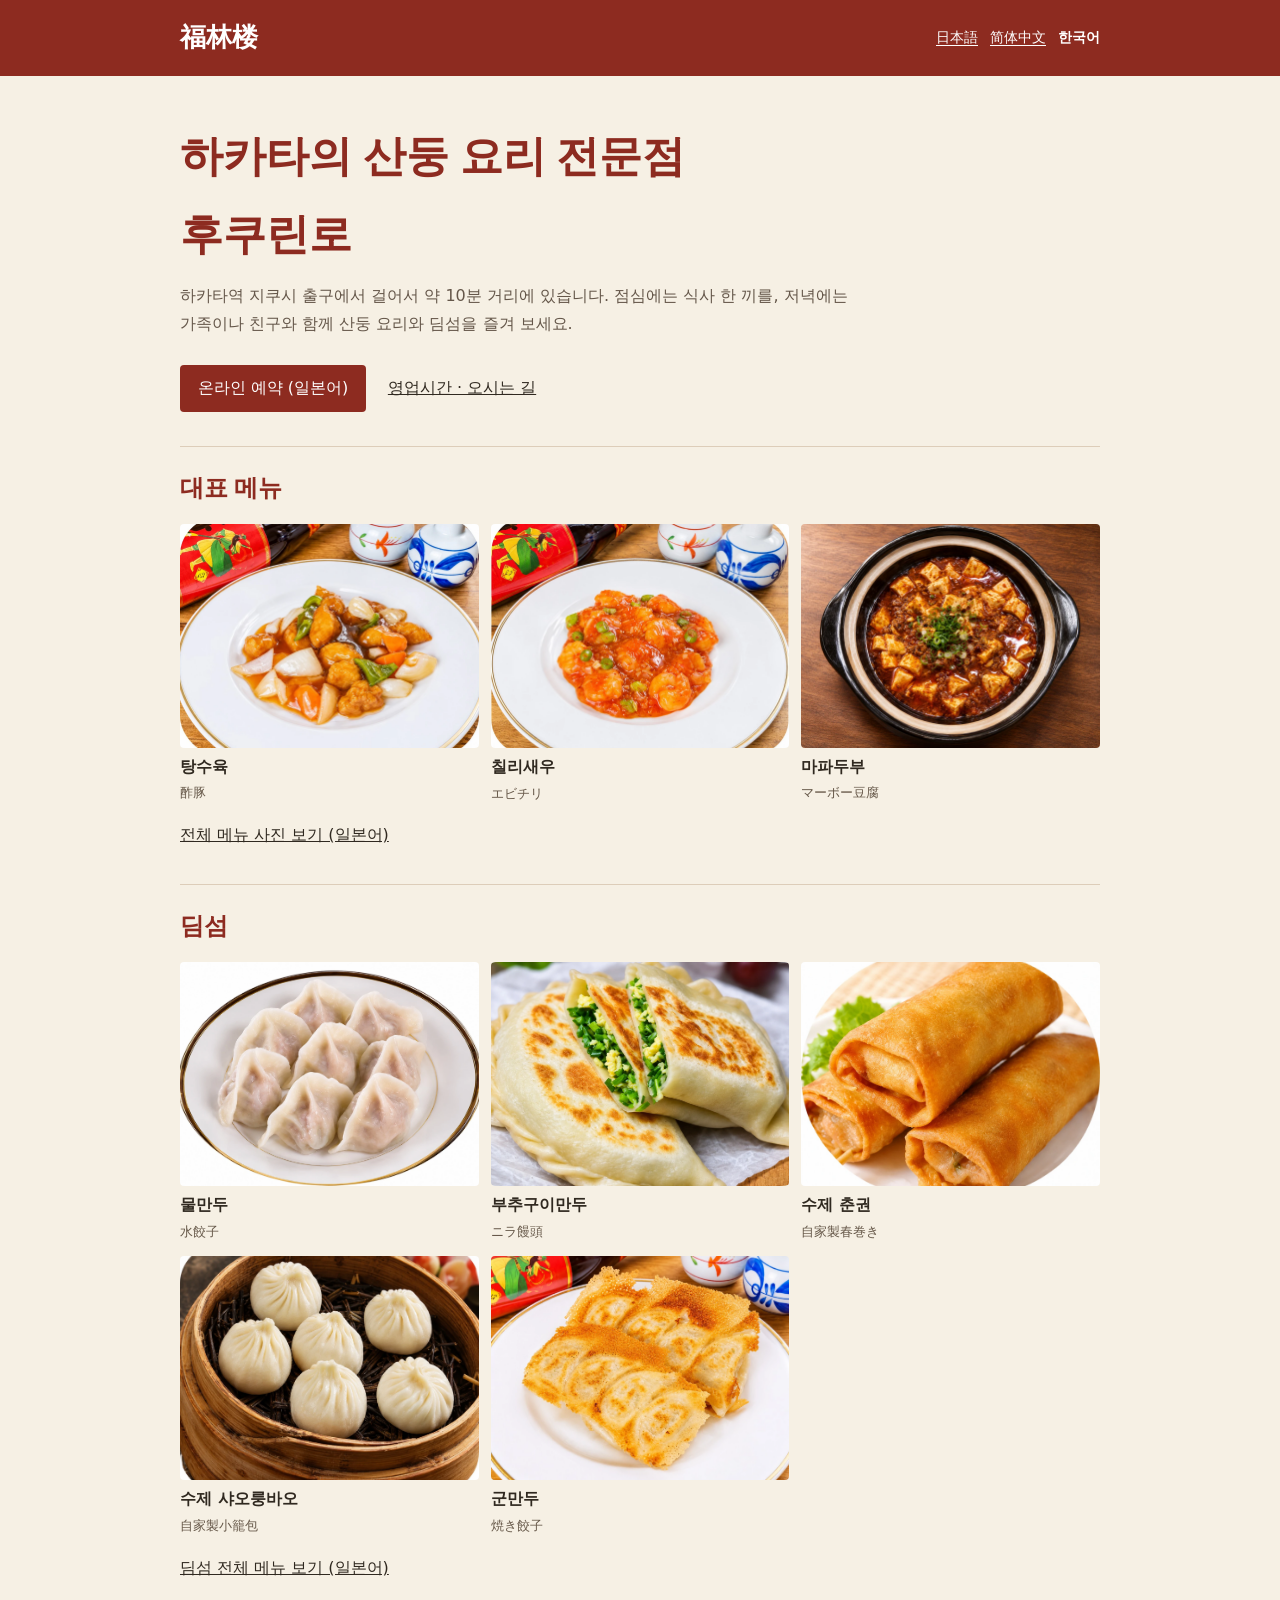
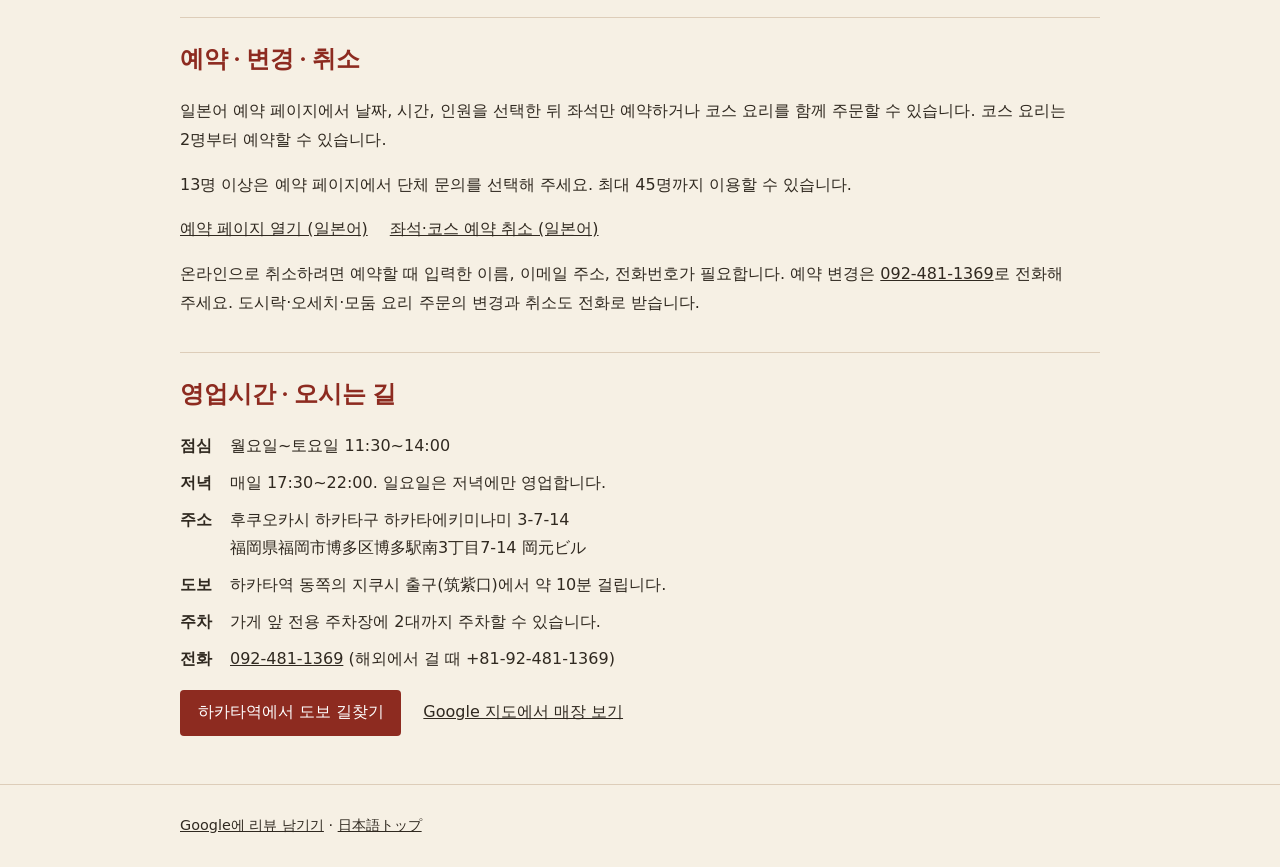
<file: ko/index.html>
<!doctype html>
<html lang="ko">
<head>
  <meta charset="utf-8">
  <meta name="viewport" content="width=device-width,initial-scale=1">
  <title>후쿠린로(福林楼) | 후쿠오카 하카타역 근처 산둥 요리 전문점</title>
  <meta name="description" content="하카타역 지쿠시 출구에서 걸어서 약 10분. 후쿠린로의 대표 메뉴, 영업시간, 예약 방법과 찾아오는 길을 한국어로 안내합니다.">
  <link rel="canonical" href="https://fukurinrou.jp/ko/">
  <link rel="alternate" hreflang="ja" href="https://fukurinrou.jp/">
  <link rel="alternate" hreflang="zh-Hans" href="https://fukurinrou.jp/zh/">
  <link rel="alternate" hreflang="ko" href="https://fukurinrou.jp/ko/">
  <link rel="icon" href="../favicon.png">
  <link rel="stylesheet" href="../menu.css?v=20261116photos">
  <link rel="stylesheet" href="../zh/guide.css?v=20261126">
  <link rel="stylesheet" href="../language-switch.css?v=20261126">
  <script src="../config.js?v=20261119"></script>
  <script defer src="../analytics.js?v=20261119"></script>
</head>
<body>
  <header class="menu-top">
    <div class="menu-wrap">
      <a class="menu-brand" href="./" lang="ja">福林楼</a>
      <div class="language-switch" role="navigation" aria-label="언어 선택"><a href="../" hreflang="ja" lang="ja">日本語</a>
          <a href="../zh/" hreflang="zh-Hans" lang="zh-Hans">简体中文</a>
          <span lang="ko" aria-current="page">한국어</span></div>
    </div>
  </header>
  <main class="menu-wrap">
    <div class="menu-intro">
      <h1>하카타의 산둥 요리 전문점 후쿠린로</h1>
      <p>하카타역 지쿠시 출구에서 걸어서 약 10분 거리에 있습니다. 점심에는 식사 한 끼를, 저녁에는 가족이나 친구와 함께 산둥 요리와 딤섬을 즐겨 보세요.</p>
    </div>
    <div class="actions">
      <a class="primary" href="https://reserve.fukurinrou.jp/">온라인 예약 (일본어)</a>
      <a href="#access">영업시간 · 오시는 길</a>
    </div>
    <section>
      <h2>대표 메뉴</h2>
      <div class="dishes">
        <figure>
          <img src="../assets/dishes/main1_subuta.webp?v=20261116main" alt="돼지고기와 채소를 새콤달콤한 소스에 버무린 탕수육">
          <figcaption>탕수육 <small lang="ja">酢豚</small></figcaption>
        </figure>
        <figure>
          <img src="../assets/dishes/main1_ebichili.webp?v=20261116main" alt="붉은 칠리소스에 버무린 새우">
          <figcaption>칠리새우 <small lang="ja">エビチリ</small></figcaption>
        </figure>
        <figure>
          <img src="../assets/dishes/main1_mapotofu.webp" alt="매콤한 소스에 두부를 넣어 만든 마파두부">
          <figcaption>마파두부 <small lang="ja">マーボー豆腐</small></figcaption>
        </figure>
      </div>
      <p><a href="../menu.html" hreflang="ja">전체 메뉴 사진 보기 (일본어)</a></p>
    </section>
    <section id="dim-sum">
      <h2>딤섬</h2>
      <div class="dishes dim-sum-grid">
        <figure>
          <img src="../assets/dishes/menshoku_suigyoza8.webp?v=20261116dimsum" alt="물만두" loading="lazy" decoding="async">
          <figcaption>물만두 <small lang="ja">水餃子</small></figcaption>
        </figure>
        <figure>
          <img src="../assets/dishes/menshoku_niramanju3.webp?v=20261116dimsum" alt="부추구이만두" loading="lazy" decoding="async">
          <figcaption>부추구이만두 <small lang="ja">ニラ饅頭</small></figcaption>
        </figure>
        <figure>
          <img src="../assets/dishes/menshoku_harumaki.webp?v=20261116dimsum" alt="수제 춘권" loading="lazy" decoding="async">
          <figcaption>수제 춘권 <small lang="ja">自家製春巻き</small></figcaption>
        </figure>
        <figure>
          <img src="../assets/dishes/menshoku_xiaolongbao6.webp?v=20261116dimsum" alt="수제 샤오룽바오" loading="lazy" decoding="async">
          <figcaption>수제 샤오룽바오 <small lang="ja">自家製小籠包</small></figcaption>
        </figure>
        <figure>
          <img src="../assets/dishes/menshoku_yakigyoza8.webp?v=20261116dimsum" alt="군만두" loading="lazy" decoding="async">
          <figcaption>군만두 <small lang="ja">焼き餃子</small></figcaption>
        </figure>
      </div>
      <p><a href="../menu.html#dim-sum" hreflang="ja">딤섬 전체 메뉴 보기 (일본어)</a></p>
    </section>
    <section id="reservation">
      <h2>예약 · 변경 · 취소</h2>
      <p>일본어 예약 페이지에서 날짜, 시간, 인원을 선택한 뒤 좌석만 예약하거나 코스 요리를 함께 주문할 수 있습니다. 코스 요리는 2명부터 예약할 수 있습니다.</p>
      <p>13명 이상은 예약 페이지에서 단체 문의를 선택해 주세요. 최대 45명까지 이용할 수 있습니다.</p>
      <div class="actions">
        <a href="https://reserve.fukurinrou.jp/">예약 페이지 열기 (일본어)</a>
        <a href="https://reserve.fukurinrou.jp/cancel.html" hreflang="ja">좌석·코스 예약 취소 (일본어)</a>
      </div>
      <p>온라인으로 취소하려면 예약할 때 입력한 이름, 이메일 주소, 전화번호가 필요합니다. 예약 변경은 <a href="tel:+81924811369">092-481-1369</a>로 전화해 주세요. 도시락·오세치·모둠 요리 주문의 변경과 취소도 전화로 받습니다.</p>
    </section>
    <section id="access">
      <h2>영업시간 · 오시는 길</h2>
      <dl>
        <dt>점심</dt><dd>월요일~토요일 11:30~14:00</dd>
        <dt>저녁</dt><dd>매일 17:30~22:00. 일요일은 저녁에만 영업합니다.</dd>
        <dt>주소</dt><dd>후쿠오카시 하카타구 하카타에키미나미 3-7-14<br><span lang="ja">福岡県福岡市博多区博多駅南3丁目7-14 岡元ビル</span></dd>
        <dt>도보</dt><dd>하카타역 동쪽의 지쿠시 출구(<span lang="ja">筑紫口</span>)에서 약 10분 걸립니다.</dd>
        <dt>주차</dt><dd>가게 앞 전용 주차장에 2대까지 주차할 수 있습니다.</dd>
        <dt>전화</dt><dd><a href="tel:+81924811369">092-481-1369</a> (해외에서 걸 때 +81-92-481-1369)</dd>
      </dl>
      <div class="actions">
        <a class="primary" href="https://www.google.com/maps/dir/?api=1&amp;origin=%E5%8D%9A%E5%A4%9A%E9%A7%85+%E7%AD%91%E7%B4%AB%E5%8F%A3+%E7%A6%8F%E5%B2%A1%E5%B8%82&amp;destination=%E4%B8%AD%E5%9B%BD%E6%96%99%E7%90%86+%E7%A6%8F%E6%9E%97%E6%A5%BC+%E7%A6%8F%E5%B2%A1%E5%B8%82%E5%8D%9A%E5%A4%9A%E5%8C%BA%E5%8D%9A%E5%A4%9A%E9%A7%85%E5%8D%973-7-14&amp;destination_place_id=ChIJTVJdOLGRQTURUeqd9CS7bV0&amp;travelmode=walking">하카타역에서 도보 길찾기</a>
        <a href="https://www.google.com/maps/search/?api=1&amp;query=%E4%B8%AD%E5%9B%BD%E6%96%99%E7%90%86+%E7%A6%8F%E6%9E%97%E6%A5%BC+%E7%A6%8F%E5%B2%A1%E5%B8%82%E5%8D%9A%E5%A4%9A%E5%8C%BA%E5%8D%9A%E5%A4%9A%E9%A7%85%E5%8D%973-7-14&amp;query_place_id=ChIJTVJdOLGRQTURUeqd9CS7bV0">Google 지도에서 매장 보기</a>
      </div>
    </section>
  </main>
  <footer class="menu-bottom">
    <div class="menu-wrap"><a href="https://search.google.com/local/writereview?placeid=ChIJTVJdOLGRQTURUeqd9CS7bV0">Google에 리뷰 남기기</a> · <a href="../" hreflang="ja" lang="ja">日本語トップ</a></div>
    <p data-analytics-notice hidden style="text-align:center;font-size:.8rem">이 사이트는 Google 애널리틱스로 페이지 조회 수와 버튼 클릭 수를 집계합니다. <a href="https://policies.google.com/technologies/partner-sites?hl=ko">Google의 데이터 사용 안내</a></p>
  </footer>
</body>
</html>
</file>
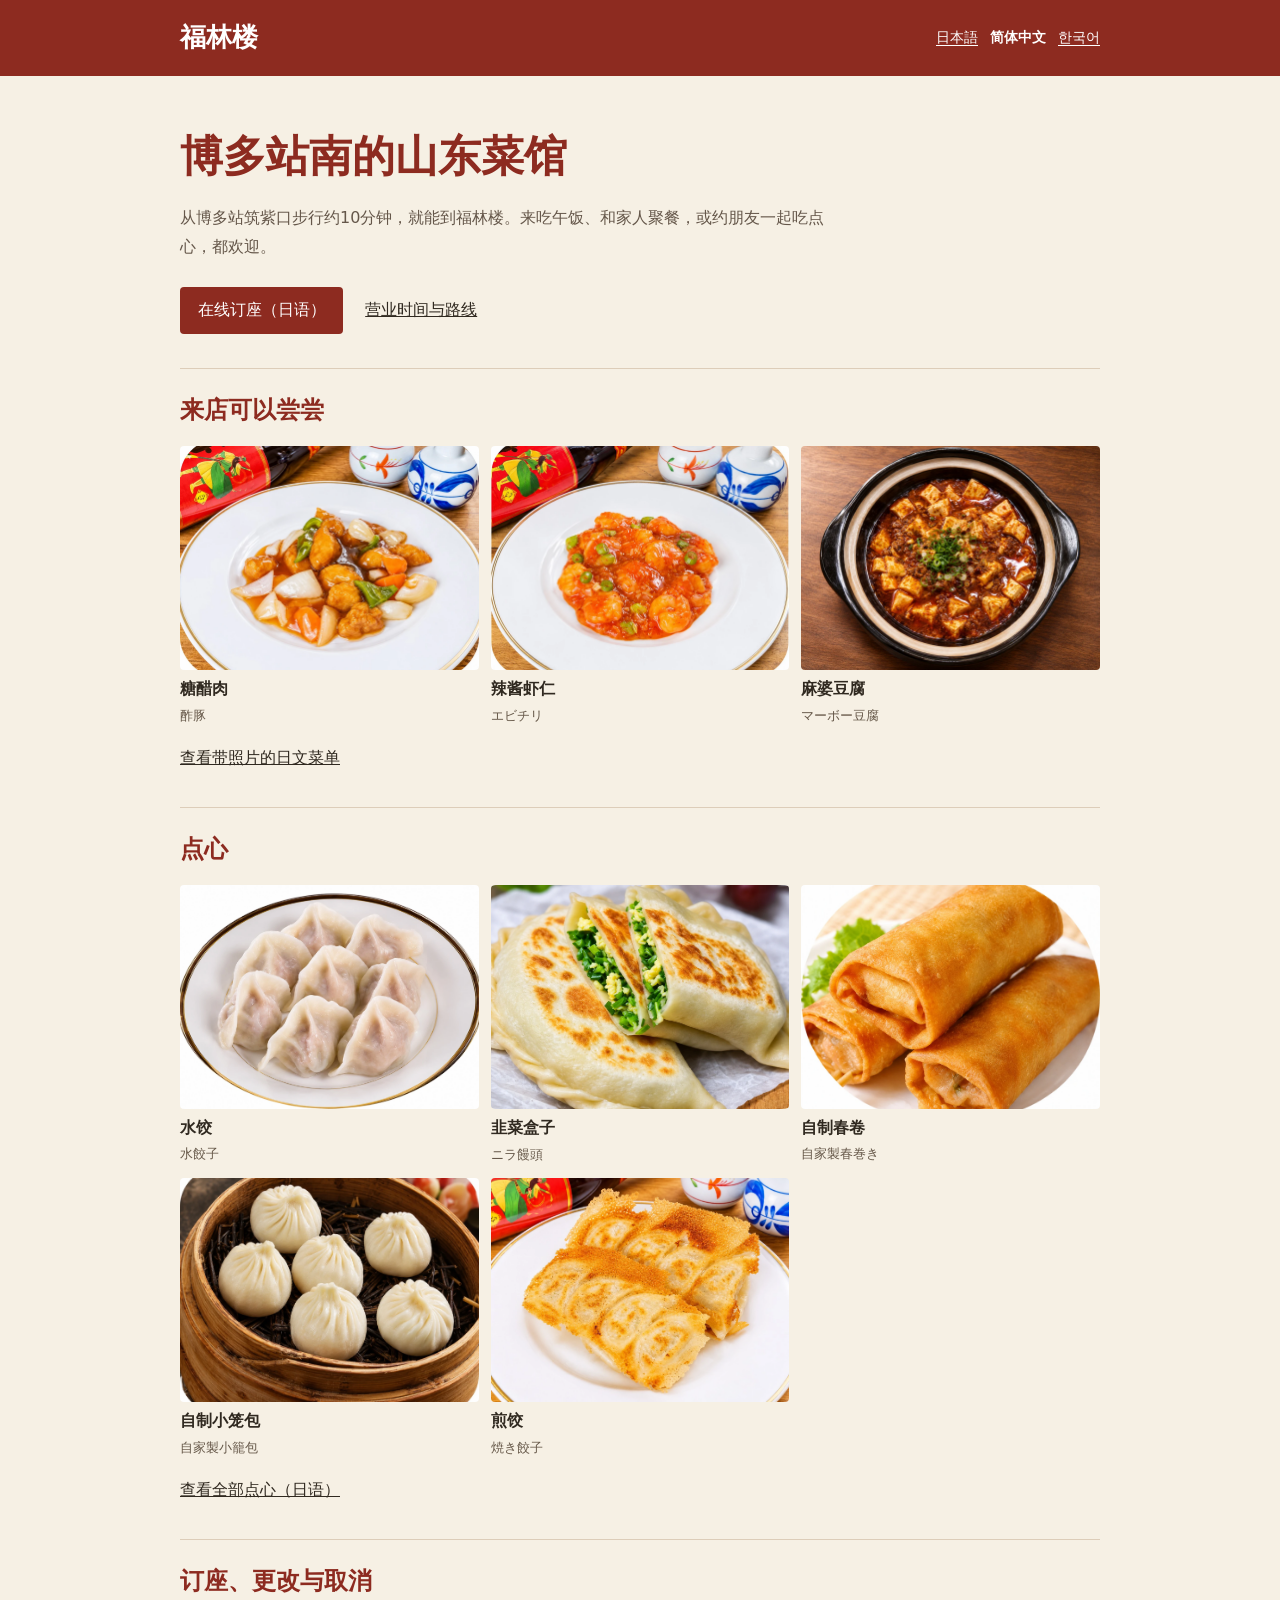
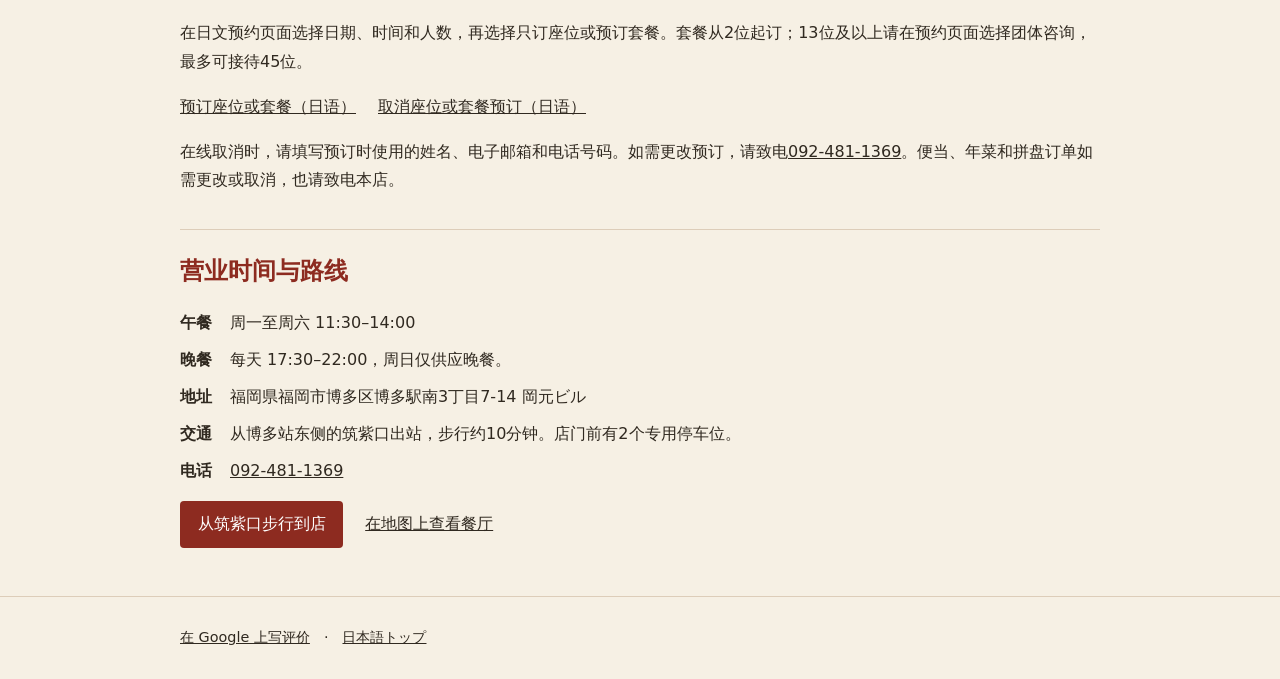
<file: zh/index.html>
<!doctype html>
<html lang="zh-Hans">
<head>
  <meta charset="utf-8">
  <meta name="viewport" content="width=device-width,initial-scale=1">
  <title>福林楼｜福冈博多站附近的山东菜馆</title>
  <meta name="description" content="从博多站筑紫口步行约10分钟。查看福林楼的招牌菜、午餐与晚餐时间、路线和订座方式。">
  <link rel="canonical" href="https://fukurinrou.jp/zh/">
  <link rel="alternate" hreflang="ja" href="https://fukurinrou.jp/">
  <link rel="alternate" hreflang="zh-Hans" href="https://fukurinrou.jp/zh/">
  <link rel="alternate" hreflang="ko" href="https://fukurinrou.jp/ko/">
  <link rel="icon" href="../favicon.png">
  <link rel="stylesheet" href="../menu.css?v=20261116photos">
  <link rel="stylesheet" href="guide.css?v=20261126">
  <link rel="stylesheet" href="../language-switch.css?v=20261126">
  <script src="../config.js?v=20261119"></script>
  <script defer src="../analytics.js?v=20261119"></script>
</head>
<body>
  <header class="menu-top"><div class="menu-wrap"><a class="menu-brand" href="./">福林楼</a><div class="language-switch" role="navigation" aria-label="语言选择"><a href="../" hreflang="ja" lang="ja">日本語</a>
          <span lang="zh-Hans" aria-current="page">简体中文</span>
          <a href="../ko/" hreflang="ko" lang="ko">한국어</a></div></div></header>
  <main class="menu-wrap">
    <div class="menu-intro"><h1>博多站南的山东菜馆</h1><p>从博多站筑紫口步行约10分钟，就能到福林楼。来吃午饭、和家人聚餐，或约朋友一起吃点心，都欢迎。</p></div>
    <div class="actions"><a class="primary" href="https://reserve.fukurinrou.jp/">在线订座（日语）</a><a href="#access">营业时间与路线</a></div>
    <section><h2>来店可以尝尝</h2><div class="dishes">
      <figure><img src="../assets/dishes/main1_subuta.webp?v=20261116main" alt="裹着糖醋汁的猪肉与蔬菜"><figcaption>糖醋肉 <small lang="ja">酢豚</small></figcaption></figure>
      <figure><img src="../assets/dishes/main1_ebichili.webp?v=20261116main" alt="红色辣酱烹制的虾仁"><figcaption>辣酱虾仁 <small lang="ja">エビチリ</small></figcaption></figure>
      <figure><img src="../assets/dishes/main1_mapotofu.webp" alt="一盘麻婆豆腐"><figcaption>麻婆豆腐 <small lang="ja">マーボー豆腐</small></figcaption></figure>
    </div><p><a href="../menu.html">查看带照片的日文菜单</a></p></section>
    <section id="dim-sum">
      <h2>点心</h2>
      <div class="dishes dim-sum-grid">
        <figure>
          <img src="../assets/dishes/menshoku_suigyoza8.webp?v=20261116dimsum" alt="水饺" loading="lazy" decoding="async">
          <figcaption>水饺 <small lang="ja">水餃子</small></figcaption>
        </figure>
        <figure>
          <img src="../assets/dishes/menshoku_niramanju3.webp?v=20261116dimsum" alt="韭菜盒子" loading="lazy" decoding="async">
          <figcaption>韭菜盒子 <small lang="ja">ニラ饅頭</small></figcaption>
        </figure>
        <figure>
          <img src="../assets/dishes/menshoku_harumaki.webp?v=20261116dimsum" alt="自制春卷" loading="lazy" decoding="async">
          <figcaption>自制春卷 <small lang="ja">自家製春巻き</small></figcaption>
        </figure>
        <figure>
          <img src="../assets/dishes/menshoku_xiaolongbao6.webp?v=20261116dimsum" alt="自制小笼包" loading="lazy" decoding="async">
          <figcaption>自制小笼包 <small lang="ja">自家製小籠包</small></figcaption>
        </figure>
        <figure>
          <img src="../assets/dishes/menshoku_yakigyoza8.webp?v=20261116dimsum" alt="煎饺" loading="lazy" decoding="async">
          <figcaption>煎饺 <small lang="ja">焼き餃子</small></figcaption>
        </figure>
      </div>
      <p><a href="../menu.html#dim-sum" hreflang="ja">查看全部点心（日语）</a></p>
    </section>
    <section id="reservation"><h2>订座、更改与取消</h2><p>在日文预约页面选择日期、时间和人数，再选择只订座位或预订套餐。套餐从2位起订；13位及以上请在预约页面选择团体咨询，最多可接待45位。</p><div class="actions">
        <a href="https://reserve.fukurinrou.jp/" hreflang="ja">预订座位或套餐（日语）</a>
        <a href="https://reserve.fukurinrou.jp/cancel.html" hreflang="ja">取消座位或套餐预订（日语）</a>
      </div>
      <p>在线取消时，请填写预订时使用的姓名、电子邮箱和电话号码。如需更改预订，请致电<a href="tel:+81924811369">092-481-1369</a>。便当、年菜和拼盘订单如需更改或取消，也请致电本店。</p></section>
    <section id="access"><h2>营业时间与路线</h2><dl>
      <dt>午餐</dt><dd>周一至周六 11:30–14:00</dd><dt>晚餐</dt><dd>每天 17:30–22:00，周日仅供应晚餐。</dd><dt>地址</dt><dd lang="ja">福岡県福岡市博多区博多駅南3丁目7-14 岡元ビル</dd><dt>交通</dt><dd>从博多站东侧的筑紫口出站，步行约10分钟。店门前有2个专用停车位。</dd><dt>电话</dt><dd><a href="tel:+81924811369">092-481-1369</a></dd>
    </dl><div class="actions"><a class="primary" href="https://www.google.com/maps/dir/?api=1&amp;origin=%E5%8D%9A%E5%A4%9A%E9%A7%85+%E7%AD%91%E7%B4%AB%E5%8F%A3+%E7%A6%8F%E5%B2%A1%E5%B8%82&amp;destination=%E4%B8%AD%E5%9B%BD%E6%96%99%E7%90%86+%E7%A6%8F%E6%9E%97%E6%A5%BC+%E7%A6%8F%E5%B2%A1%E5%B8%82%E5%8D%9A%E5%A4%9A%E5%8C%BA%E5%8D%9A%E5%A4%9A%E9%A7%85%E5%8D%973-7-14&amp;destination_place_id=ChIJTVJdOLGRQTURUeqd9CS7bV0&amp;travelmode=walking">从筑紫口步行到店</a><a href="https://www.google.com/maps/search/?api=1&amp;query=%E4%B8%AD%E5%9B%BD%E6%96%99%E7%90%86+%E7%A6%8F%E6%9E%97%E6%A5%BC+%E7%A6%8F%E5%B2%A1%E5%B8%82%E5%8D%9A%E5%A4%9A%E5%8C%BA%E5%8D%9A%E5%A4%9A%E9%A7%85%E5%8D%973-7-14&amp;query_place_id=ChIJTVJdOLGRQTURUeqd9CS7bV0">在地图上查看餐厅</a></div></section>
  </main>
  <footer class="menu-bottom"><div class="menu-wrap"><a href="https://search.google.com/local/writereview?placeid=ChIJTVJdOLGRQTURUeqd9CS7bV0">在 Google 上写评价</a>　·　<a href="../" hreflang="ja" lang="ja">日本語トップ</a></div><p data-analytics-notice hidden style="text-align:center;font-size:.8rem">本站使用 Google Analytics 统计浏览量及按钮点击次数。 <a href="https://policies.google.com/technologies/partner-sites?hl=zh-CN">Google 隐私说明</a></p>
</footer>
</body></html>
</file>
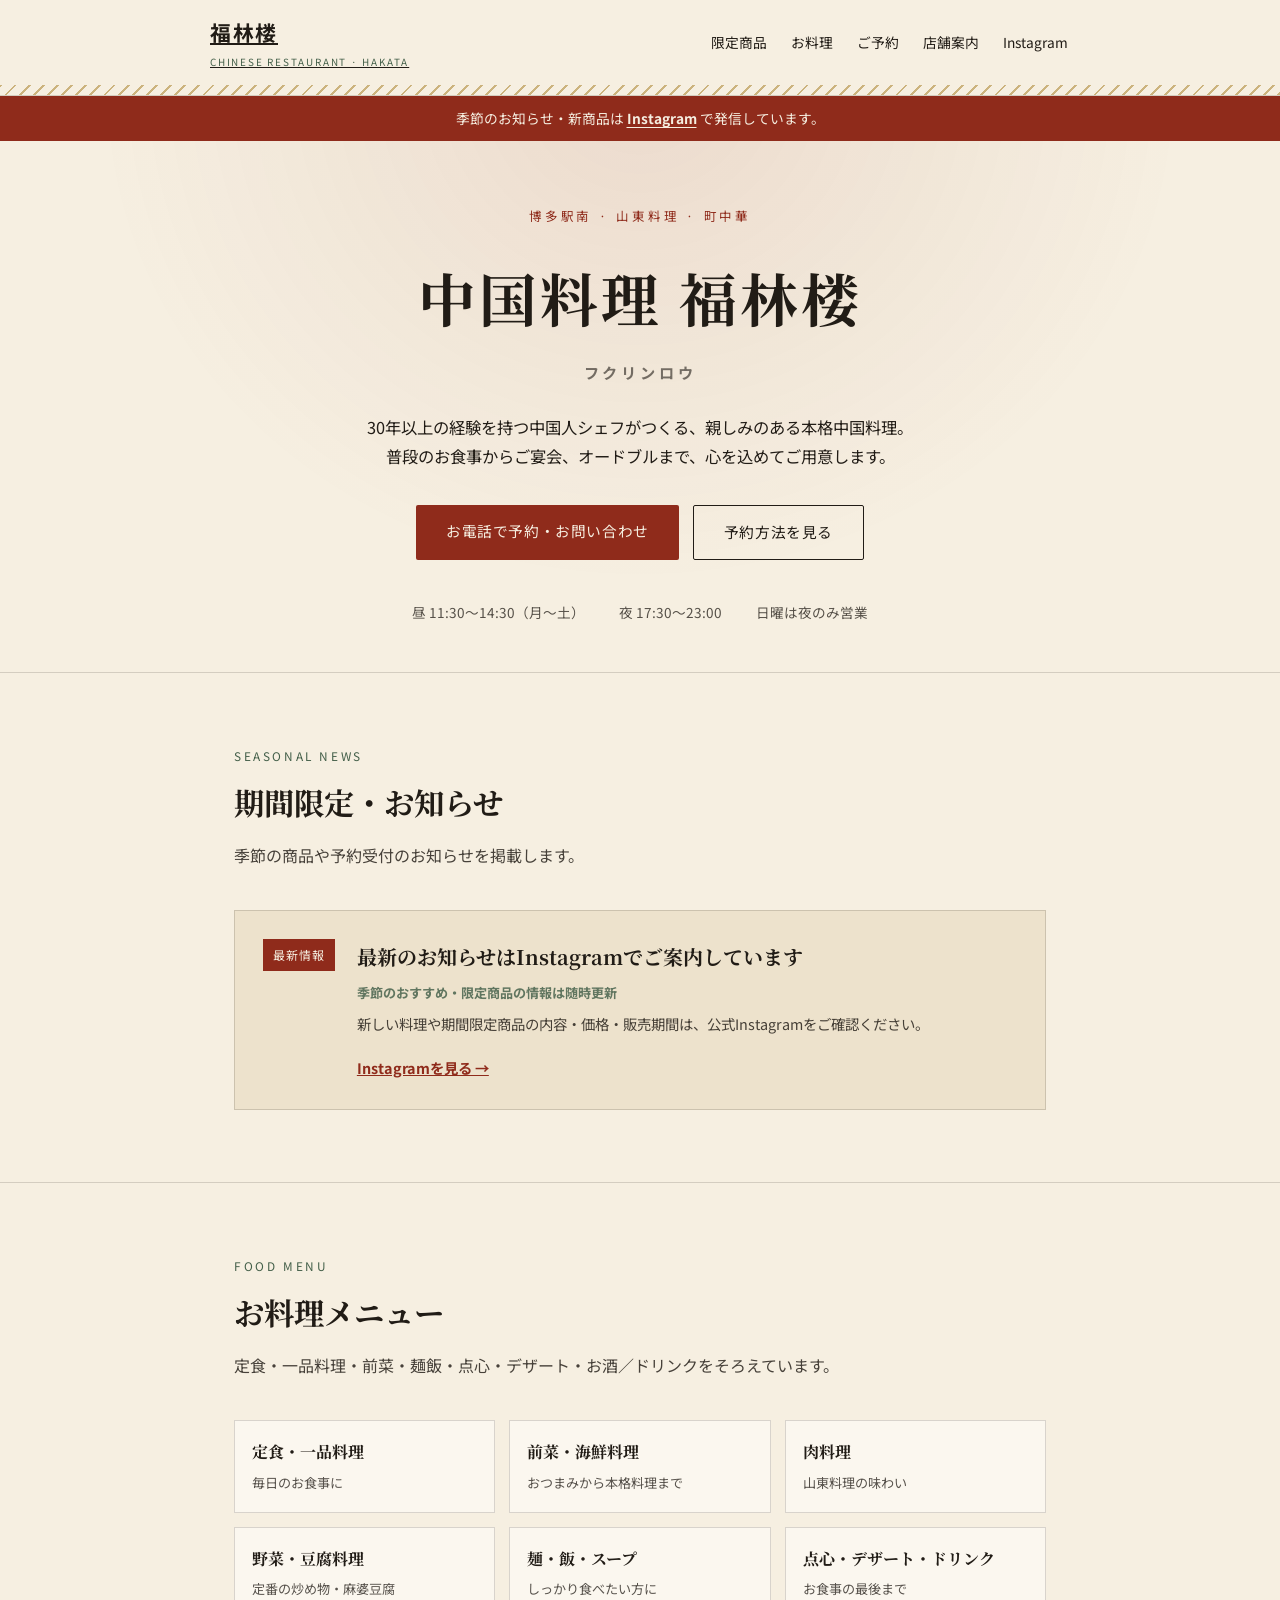
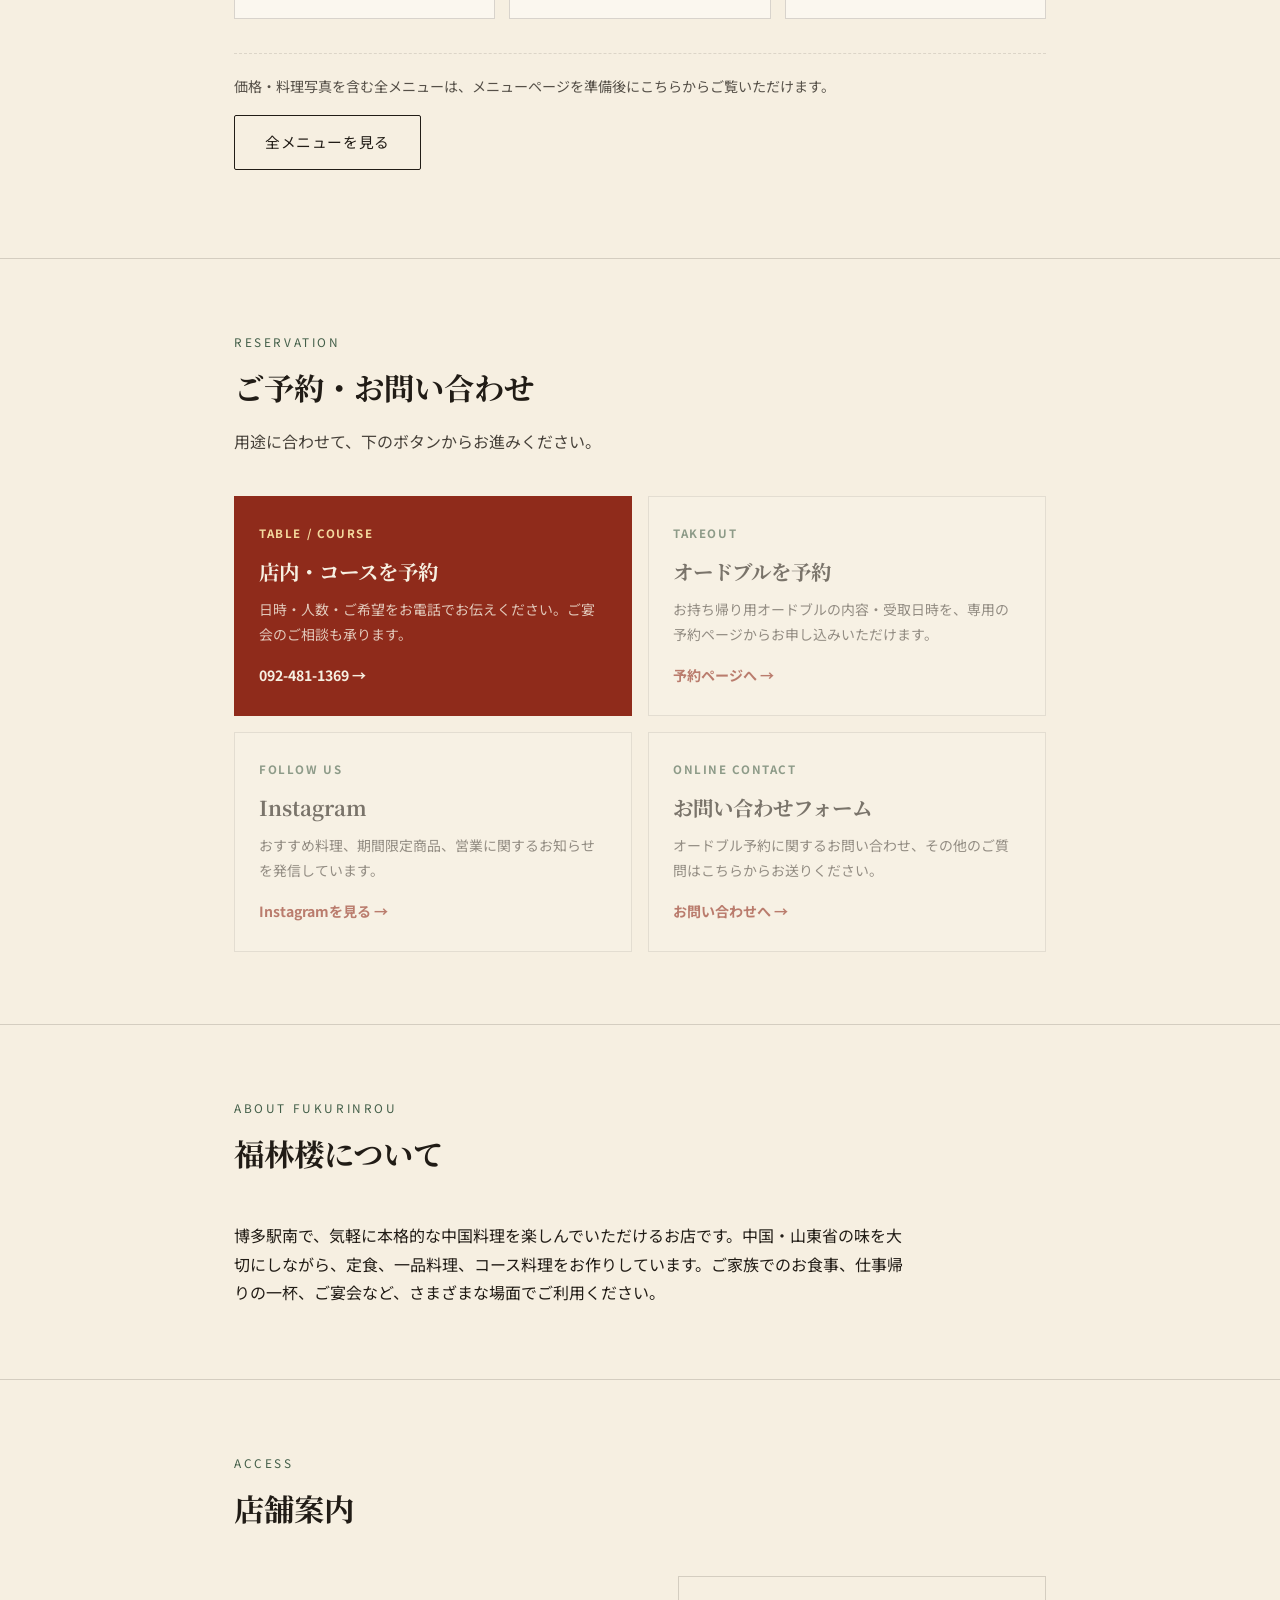
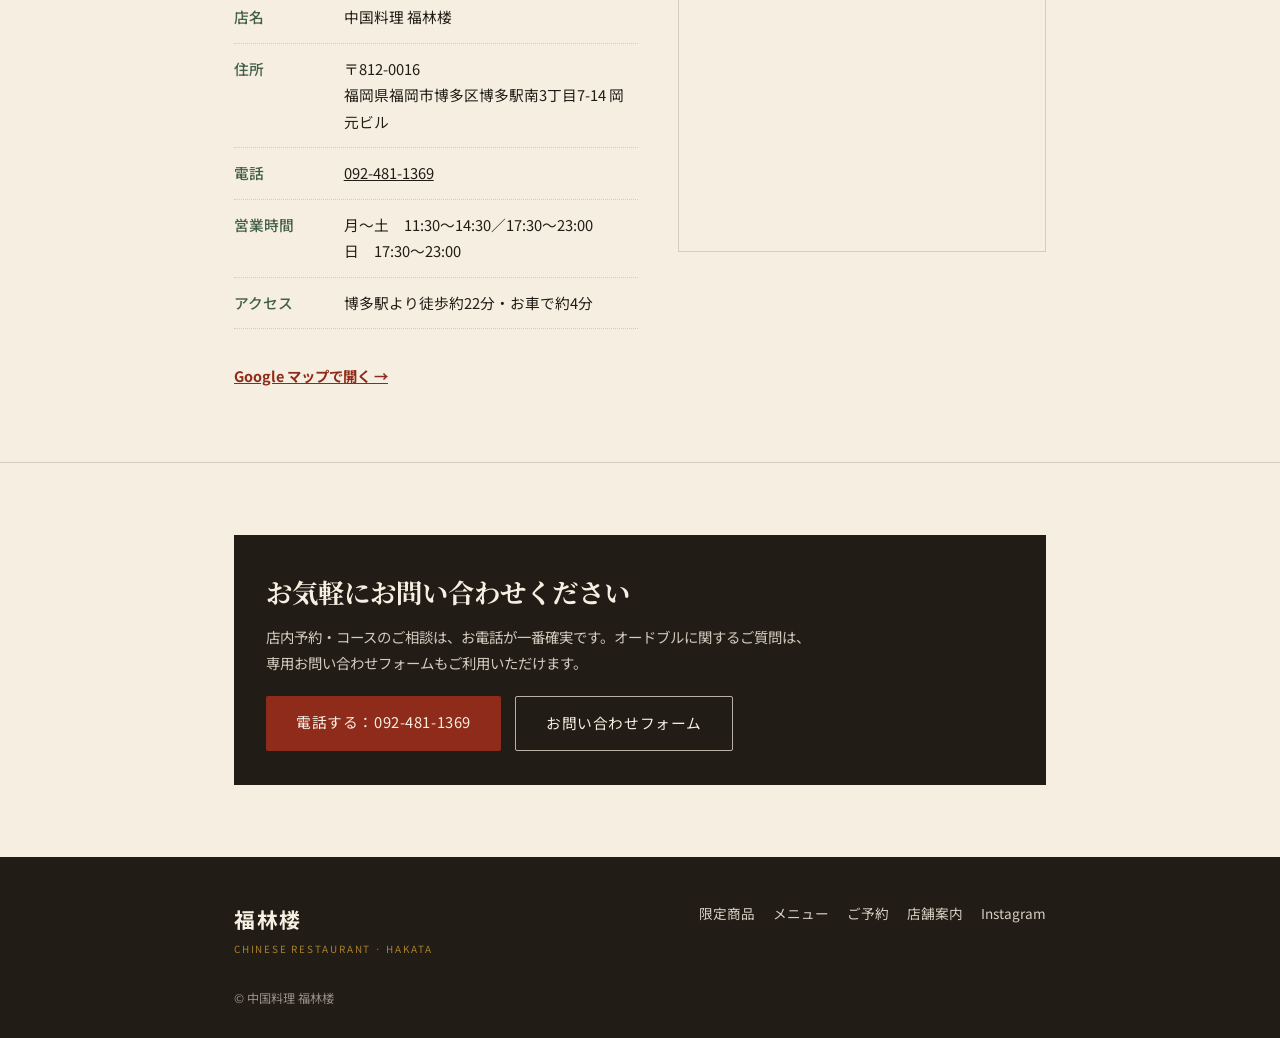
<file: fukurinrou-homepage.html>
<!-- 2026-09-07 23:00 変更済み -->
<!DOCTYPE html>
<html lang="ja">
<head>
<meta charset="UTF-8">
<meta name="viewport" content="width=device-width, initial-scale=1.0">
<title>中国料理 福林楼 | 博多駅南・山東料理・町中華</title>
<meta name="description" content="福岡市博多区博多駅南の中国料理 福林楼。30年以上の経験を持つ中国人シェフによる山東料理・町中華です。店内予約、オードブル予約、メニュー、Instagramはこちらから。電話 092-481-1369。">
<meta name="keywords" content="福林楼,フクリンロウ,博多,博多駅南,中国料理,中華料理,山東料理,町中華,オードブル,テイクアウト,宴会">
<link rel="canonical" href="https://fukurinrou.github.io/fukurinrou-hp/">

<meta property="og:type" content="restaurant">
<meta property="og:title" content="中国料理 福林楼 | 博多駅南・山東料理・町中華">
<meta property="og:description" content="店内予約・オードブル予約・メニュー・店舗情報はこちら。">
<meta property="og:locale" content="ja_JP">

<script type="application/ld+json">
{
  "@context": "https://schema.org",
  "@type": "Restaurant",
  "name": "福林楼",
  "alternateName": "フクリンロウ",
  "servesCuisine": "Chinese",
  "telephone": "+81-92-481-1369",
  "priceRange": "¥¥",
  "address": {
    "@type": "PostalAddress",
    "streetAddress": "博多駅南3丁目7-14 岡元ビル",
    "addressLocality": "福岡市博多区",
    "addressRegion": "福岡県",
    "postalCode": "812-0016",
    "addressCountry": "JP"
  },
  "openingHoursSpecification": [
    {"@type": "OpeningHoursSpecification", "dayOfWeek": ["Monday","Tuesday","Wednesday","Thursday","Friday","Saturday"], "opens": "11:30", "closes": "14:30"},
    {"@type": "OpeningHoursSpecification", "dayOfWeek": ["Monday","Tuesday","Wednesday","Thursday","Friday","Saturday","Sunday"], "opens": "17:30", "closes": "23:00"}
  ],
  "menu": "#menu",
  "acceptsReservations": "True"
}
</script>
<style>
  @import url('https://fonts.googleapis.com/css2?family=Noto+Serif+JP:wght@500;700&family=Noto+Sans+JP:wght@400;500;700&display=swap');

  :root{
    --ivory: #F6EFE1;
    --ivory-deep: #EDE2CC;
    --ink: #211C16;
    --lacquer: #8F2B1B;
    --lacquer-deep: #6E2013;
    --brass: #A9822C;
    --jade: #435F49;
    --line: rgba(33,28,22,0.16);
  }

  *{ box-sizing: border-box; }
  html{ scroll-behavior: smooth; }
  body{
    margin:0;
    background: var(--ivory);
    color: var(--ink);
    font-family: 'Noto Sans JP', sans-serif;
    line-height: 1.8;
    -webkit-font-smoothing: antialiased;
  }
  h1,h2,h3{
    font-family: 'Noto Serif JP', serif;
    margin: 0;
    color: var(--ink);
  }
  a{ color: inherit; }
  img{ max-width:100%; display:block; }
  .wrap{ max-width: 860px; margin: 0 auto; padding: 0 24px; }

  /* pattern strip used as a quiet recurring motif, not decoration everywhere */
  .key-pattern{
    height: 10px;
    background-image: repeating-linear-gradient(135deg, var(--brass) 0 2px, transparent 2px 10px);
    opacity: 0.55;
  }

  /* header */
  header{
    position: sticky; top:0; z-index: 20;
    background: var(--ivory);
    border-bottom: 1px solid var(--line);
  }
  .nav-row{
    display:flex; align-items:center; justify-content: space-between;
    padding: 14px 0;
  }
  .brand{
    font-size: 1.3rem; font-weight: 700; letter-spacing: 0.08em;
  }
  .brand small{
    display:block; font-family:'Noto Sans JP',sans-serif; font-weight:400;
    font-size: 0.62rem; letter-spacing: 0.18em; color: var(--jade); margin-top:2px;
  }
  nav ul{
    list-style:none; display:flex; gap: 20px; margin:0; padding:0;
    font-size: 0.86rem;
  }
  nav a{ text-decoration:none; padding: 4px 2px; border-bottom: 2px solid transparent; }
  nav a:hover{ border-bottom-color: var(--lacquer); }
  .nav-toggle{ display:none; }

  @media (max-width: 640px){
    nav ul{
      position: fixed; inset: 56px 0 auto 0; background: var(--ivory);
      flex-direction: column; padding: 12px 24px 20px; gap: 4px;
      border-bottom: 1px solid var(--line);
      transform: translateY(-8px);
      opacity:0; pointer-events:none; transition: 0.18s ease;
    }
    nav ul.open{ transform:none; opacity:1; pointer-events:auto; }
    .nav-toggle{
      display:block; background:none; border:1px solid var(--line);
      font-size: 1.1rem; padding: 6px 12px; border-radius: 3px; color: var(--ink);
    }
    nav a{ display:block; padding: 10px 0; border-bottom: 1px solid var(--line); }
  }

  /* hero */
  .hero{
    padding: 64px 0 48px;
    text-align:center;
    background:
      radial-gradient(ellipse at 50% -10%, rgba(143,43,27,0.10), transparent 60%),
      var(--ivory);
  }
  .hero .kicker{
    font-size: 0.78rem; letter-spacing: 0.3em; color: var(--lacquer); margin-bottom: 18px;
  }
  .hero h1{
    font-size: clamp(2.4rem, 7vw, 3.6rem);
    letter-spacing: 0.05em;
  }
  .hero .yomi{
    display:block; font-size: 0.95rem; letter-spacing: 0.25em; color: var(--ink);
    opacity: 0.6; margin-top: 10px; font-family: 'Noto Sans JP', sans-serif;
  }
  .hero p.copy{
    max-width: 34em; margin: 26px auto 0; font-size: 1.02rem;
  }
  .hero-actions{
    display:flex; gap: 14px; justify-content:center; margin-top: 34px; flex-wrap: wrap;
  }
  .btn{
    display:inline-block; padding: 13px 30px; text-decoration:none;
    font-size: 0.92rem; letter-spacing: 0.04em; border-radius: 2px;
    transition: 0.15s ease;
  }
  .btn-primary{ background: var(--lacquer); color: var(--ivory); }
  .btn-primary:hover{ background: var(--lacquer-deep); }
  .btn-line{ border: 1px solid var(--ink); color: var(--ink); }
  .btn-line:hover{ background: var(--ink); color: var(--ivory); }

  .hero-facts{
    margin-top: 40px; display:flex; justify-content:center; gap: 34px;
    flex-wrap:wrap; font-size: 0.85rem; color: var(--ink); opacity:0.75;
  }

  /* sections */
  section{ padding: 72px 0; }
  section + section{ border-top: 1px solid var(--line); }
  .section-head{ margin-bottom: 40px; }
  .section-head .label{
    font-size: 0.74rem; color: var(--jade); letter-spacing: 0.22em; margin-bottom: 8px;
  }
  .section-head h2{ font-size: 1.9rem; }
  .section-head p{ margin-top: 12px; max-width: 40em; opacity: 0.82; }

  /* menu */
  .menu-grid{
    display:grid; grid-template-columns: repeat(3, 1fr); gap: 28px;
  }
  @media (max-width: 720px){ .menu-grid{ grid-template-columns: 1fr; } }
  .menu-card figure{ margin:0; }
  .menu-card img{
    width:100%; aspect-ratio: 4/3; object-fit: cover;
    border: 1px solid var(--line);
  }
  .menu-card h3{ font-size: 1.08rem; margin: 16px 0 4px; }
  .menu-card .price{ color: var(--lacquer); font-weight:700; font-size:0.95rem; }
  .menu-card p{ font-size: 0.88rem; opacity: 0.78; margin: 6px 0 0; }
  .menu-note{
    margin-top: 34px; padding-top: 20px; border-top: 1px dashed var(--line);
    font-size: 0.88rem; opacity: 0.75;
  }

  /* quick links and seasonal information */
  .notice-bar{
    background: var(--lacquer); color: var(--ivory); padding: 10px 0;
    font-size: 0.86rem; text-align:center;
  }
  .notice-bar a{ color:inherit; font-weight:700; text-underline-offset:3px; }
  .link-grid{
    display:grid; grid-template-columns:repeat(2, 1fr); gap:16px;
  }
  @media (max-width: 640px){ .link-grid{ grid-template-columns:1fr; } }
  .link-card{
    min-height:174px; padding:26px 24px; border:1px solid var(--line);
    background:rgba(255,255,255,0.18); text-decoration:none; display:flex;
    flex-direction:column; justify-content:space-between; transition:0.16s ease;
  }
  .link-card:hover{ transform:translateY(-3px); border-color:var(--brass); box-shadow:0 10px 24px rgba(33,28,22,.08); }
  .link-card.primary{ background:var(--lacquer); color:var(--ivory); border-color:var(--lacquer); }
  .link-card.primary h3,.link-card.primary .card-arrow{ color:var(--ivory); }
  .link-card .eyebrow{ color:var(--jade); font-size:.72rem; font-weight:700; letter-spacing:.14em; }
  .link-card.primary .eyebrow{ color:#f3d99e; }
  .link-card h3{ font-size:1.28rem; margin-top:10px; }
  .link-card p{ margin:7px 0 0; font-size:.87rem; opacity:.8; }
  .card-arrow{ margin-top:16px; color:var(--lacquer); font-size:.88rem; font-weight:700; }
  .link-card.is-disabled{ opacity:.58; cursor:not-allowed; }
  .link-card.is-disabled:hover{ transform:none; box-shadow:none; border-color:var(--line); }
  .seasonal-box{
    display:grid; grid-template-columns:auto 1fr; gap:22px; align-items:center;
    padding:28px; background:var(--ivory-deep); border:1px solid var(--line);
  }
  @media (max-width:540px){ .seasonal-box{ grid-template-columns:1fr; gap:14px; } }
  .seasonal-badge{ align-self:start; display:inline-block; padding:5px 10px; background:var(--lacquer); color:var(--ivory); font-size:.75rem; letter-spacing:.08em; }
  .seasonal-box h3{ font-size:1.25rem; }
  .seasonal-box p{ margin:6px 0 0; font-size:.9rem; opacity:.82; }
  .seasonal-period{ font-size:.82rem!important; color:var(--jade); font-weight:700; }
  .category-grid{ display:grid; grid-template-columns:repeat(3,1fr); gap:14px; }
  @media (max-width:720px){ .category-grid{ grid-template-columns:repeat(2,1fr); } }
  .category-item{ padding:17px; border:1px solid var(--line); background:#fbf7ef; }
  .category-item h3{ font-size:1rem; }
  .category-item p{ margin:4px 0 0; font-size:.82rem; opacity:.75; }
  .history-text{ max-width:42em; margin:0; }
  .contact-box{ background:var(--ink); color:var(--ivory); padding:34px 32px; }
  .contact-box h2{ color:var(--ivory); font-size:1.65rem; }
  .contact-box p{ max-width:38em; margin:8px 0 20px; font-size:.9rem; opacity:.83; }
  .contact-box .btn-line{ color:var(--ivory); border-color:rgba(246,239,225,.7); }
  .contact-box .btn-line:hover{ background:var(--ivory); color:var(--ink); }
  .map-link{ display:inline-block; margin-top:18px; color:var(--lacquer); font-size:.9rem; font-weight:700; }

  /* course list */
  .course-list{ display:flex; flex-direction:column; }
  .course-item{
    display:flex; justify-content:space-between; gap: 24px;
    padding: 22px 0; border-bottom: 1px solid var(--line);
  }
  .course-item:first-child{ border-top: 1px solid var(--line); }
  .course-item h3{ font-size: 1.12rem; }
  .course-item .desc{ font-size: 0.88rem; opacity:0.78; margin-top: 6px; max-width: 34em; }
  .course-item .price{
    white-space:nowrap; font-family:'Noto Serif JP',serif; font-size: 1.15rem; color: var(--lacquer);
    align-self:center;
  }

  /* reservation */
  .reserve-panel{
    background: var(--ivory-deep);
    border: 1px solid var(--line);
    padding: 36px 32px;
  }
  .reserve-grid{
    display:grid; grid-template-columns: 1fr 1fr; gap: 32px;
  }
  @media (max-width: 720px){ .reserve-grid{ grid-template-columns:1fr; } }
  .reserve-block h3{ font-size: 1.05rem; margin-bottom: 8px; }
  .reserve-block p{ font-size: 0.9rem; opacity:0.8; margin: 0 0 16px; }
  .reserve-steps{ margin:0; padding-left: 1.1em; font-size:0.88rem; opacity:0.85; }
  .reserve-steps li{ margin-bottom: 6px; }

  /* access */
  .access-grid{
    display:grid; grid-template-columns: 1.1fr 1fr; gap: 40px; align-items:start;
  }
  @media (max-width: 720px){ .access-grid{ grid-template-columns: 1fr; } }
  .info-row{ display:flex; gap: 14px; padding: 12px 0; border-bottom: 1px dotted var(--line); font-size: 0.92rem; }
  .info-row dt{ width: 6.5em; flex-shrink:0; color: var(--jade); font-weight:500; }
  .info-row dd{ margin:0; }
  .map-frame{ border: 1px solid var(--line); aspect-ratio: 4/3; overflow:hidden; }
  .map-frame iframe{ width:100%; height:100%; border:0; filter: grayscale(0.15); }

  /* contact form */
  form{ display:grid; gap: 18px; max-width: 560px; }
  .field{ display:flex; flex-direction:column; gap: 6px; }
  .field label{ font-size: 0.82rem; color: var(--jade); }
  .field input, .field select, .field textarea{
    font: inherit; padding: 11px 12px; border: 1px solid var(--line);
    background: var(--ivory); color: var(--ink); border-radius: 2px;
  }
  .field textarea{ resize: vertical; min-height: 100px; }
  .field-row{ display:grid; grid-template-columns: 1fr 1fr; gap: 18px; }
  @media (max-width:520px){ .field-row{ grid-template-columns: 1fr; } }
  form .btn-primary{ border:none; cursor:pointer; justify-self:start; }
  .form-note{ font-size: 0.82rem; opacity: 0.7; }

  footer{
    background: var(--ink); color: var(--ivory); padding: 44px 0 28px;
  }
  footer .wrap{ display:flex; justify-content:space-between; flex-wrap:wrap; gap: 24px; }
  footer .brand{ color: var(--ivory); }
  footer .brand small{ color: var(--brass); }
  footer .foot-links{ display:flex; gap: 18px; font-size: 0.85rem; }
  footer .foot-links a{ text-decoration:none; opacity:0.85; }
  footer .foot-links a:hover{ opacity:1; }
  .copyright{ margin-top: 30px; font-size: 0.76rem; opacity: 0.55; }
</style>
</head>
<body>

<header>
  <div class="wrap nav-row">
    <a class="brand" href="#top" aria-label="福林楼 トップへ">福林楼<small>CHINESE RESTAURANT · HAKATA</small></a>
    <button class="nav-toggle" id="navToggle" aria-label="メニューを開く" aria-expanded="false">☰</button>
    <nav>
      <ul id="navList">
        <li><a href="#limited">限定商品</a></li>
        <li><a href="#menu">お料理</a></li>
        <li><a href="#reservation">ご予約</a></li>
        <li><a href="#access">店舗案内</a></li>
        <li><a data-link="instagram" href="#">Instagram</a></li>
      </ul>
    </nav>
  </div>
  <div class="key-pattern"></div>
</header>

<main id="top">
  <div class="notice-bar"><div class="wrap">季節のお知らせ・新商品は <a data-link="instagram" href="#">Instagram</a> で発信しています。</div></div>

  <section class="hero" aria-labelledby="hero-title">
    <div class="wrap">
      <div class="kicker">博多駅南 · 山東料理 · 町中華</div>
      <h1 id="hero-title">中国料理 福林楼<span class="yomi">フクリンロウ</span></h1>
      <p class="copy">30年以上の経験を持つ中国人シェフがつくる、親しみのある本格中国料理。<br>普段のお食事からご宴会、オードブルまで、心を込めてご用意します。</p>
      <div class="hero-actions">
        <a class="btn btn-primary" href="tel:0924811369">お電話で予約・お問い合わせ</a>
        <a class="btn btn-line" href="#reservation">予約方法を見る</a>
      </div>
      <div class="hero-facts">
        <span>昼 11:30〜14:30（月〜土）</span>
        <span>夜 17:30〜23:00</span>
        <span>日曜は夜のみ営業</span>
      </div>
    </div>
  </section>

  <section id="limited">
    <div class="wrap">
      <div class="section-head">
        <div class="label">SEASONAL NEWS</div>
        <h2>期間限定・お知らせ</h2>
        <p>季節の商品や予約受付のお知らせを掲載します。</p>
      </div>
      <!-- 期間限定品を更新するときは、このseasonal-box内だけを差し替えます。 -->
      <div class="seasonal-box">
        <div class="seasonal-badge">最新情報</div>
        <div>
          <h3>最新のお知らせはInstagramでご案内しています</h3>
          <p class="seasonal-period">季節のおすすめ・限定商品の情報は随時更新</p>
          <p>新しい料理や期間限定商品の内容・価格・販売期間は、公式Instagramをご確認ください。</p>
          <a class="map-link" data-link="instagram" href="#">Instagramを見る →</a>
        </div>
      </div>
    </div>
  </section>

  <section id="menu">
    <div class="wrap">
      <div class="section-head">
        <div class="label">FOOD MENU</div>
        <h2>お料理メニュー</h2>
        <p>定食・一品料理・前菜・麺飯・点心・デザート・お酒／ドリンクをそろえています。</p>
      </div>
      <div class="category-grid">
        <div class="category-item"><h3>定食・一品料理</h3><p>毎日のお食事に</p></div>
        <div class="category-item"><h3>前菜・海鮮料理</h3><p>おつまみから本格料理まで</p></div>
        <div class="category-item"><h3>肉料理</h3><p>山東料理の味わい</p></div>
        <div class="category-item"><h3>野菜・豆腐料理</h3><p>定番の炒め物・麻婆豆腐</p></div>
        <div class="category-item"><h3>麺・飯・スープ</h3><p>しっかり食べたい方に</p></div>
        <div class="category-item"><h3>点心・デザート・ドリンク</h3><p>お食事の最後まで</p></div>
      </div>
      <p class="menu-note">価格・料理写真を含む全メニューは、メニューページを準備後にこちらからご覧いただけます。</p>
      <p><a class="btn btn-line" data-link="fullMenu" href="#">全メニューを見る</a></p>
    </div>
  </section>

  <section id="reservation">
    <div class="wrap">
      <div class="section-head">
        <div class="label">RESERVATION</div>
        <h2>ご予約・お問い合わせ</h2>
        <p>用途に合わせて、下のボタンからお進みください。</p>
      </div>
      <div class="link-grid">
        <a class="link-card primary" href="tel:0924811369">
          <div><div class="eyebrow">TABLE / COURSE</div><h3>店内・コースを予約</h3><p>日時・人数・ご希望をお電話でお伝えください。ご宴会のご相談も承ります。</p></div>
          <div class="card-arrow">092-481-1369 →</div>
        </a>
        <a class="link-card" data-link="horsDOeuvreReservation" href="#">
          <div><div class="eyebrow">TAKEOUT</div><h3>オードブルを予約</h3><p>お持ち帰り用オードブルの内容・受取日時を、専用の予約ページからお申し込みいただけます。</p></div>
          <div class="card-arrow">予約ページへ →</div>
        </a>
        <a class="link-card" data-link="instagram" href="#">
          <div><div class="eyebrow">FOLLOW US</div><h3>Instagram</h3><p>おすすめ料理、期間限定商品、営業に関するお知らせを発信しています。</p></div>
          <div class="card-arrow">Instagramを見る →</div>
        </a>
        <a class="link-card" data-link="contactPage" href="#">
          <div><div class="eyebrow">ONLINE CONTACT</div><h3>お問い合わせフォーム</h3><p>オードブル予約に関するお問い合わせ、その他のご質問はこちらからお送りください。</p></div>
          <div class="card-arrow">お問い合わせへ →</div>
        </a>
      </div>
    </div>
  </section>

  <section id="about">
    <div class="wrap">
      <div class="section-head">
        <div class="label">ABOUT FUKURINROU</div>
        <h2>福林楼について</h2>
      </div>
      <p class="history-text">博多駅南で、気軽に本格的な中国料理を楽しんでいただけるお店です。中国・山東省の味を大切にしながら、定食、一品料理、コース料理をお作りしています。ご家族でのお食事、仕事帰りの一杯、ご宴会など、さまざまな場面でご利用ください。</p>
    </div>
  </section>

  <section id="access">
    <div class="wrap">
      <div class="section-head">
        <div class="label">ACCESS</div>
        <h2>店舗案内</h2>
      </div>
      <div class="access-grid">
        <div>
          <dl>
            <div class="info-row"><dt>店名</dt><dd>中国料理 福林楼</dd></div>
            <div class="info-row"><dt>住所</dt><dd>〒812-0016<br>福岡県福岡市博多区博多駅南3丁目7-14 岡元ビル</dd></div>
            <div class="info-row"><dt>電話</dt><dd><a href="tel:0924811369">092-481-1369</a></dd></div>
            <div class="info-row"><dt>営業時間</dt><dd>月〜土　11:30〜14:30／17:30〜23:00<br>日　17:30〜23:00</dd></div>
            <div class="info-row"><dt>アクセス</dt><dd>博多駅より徒歩約22分・お車で約4分</dd></div>
          </dl>
          <a class="map-link" href="https://www.google.com/maps/search/?api=1&query=%E7%A6%8F%E5%B2%A1%E7%9C%8C%E7%A6%8F%E5%B2%A1%E5%B8%82%E5%8D%9A%E5%A4%9A%E5%8C%BA%E5%8D%9A%E5%A4%9A%E9%A7%85%E5%8D%973%E4%B8%81%E7%9B%AE7-14" target="_blank" rel="noopener">Google マップで開く →</a>
        </div>
        <div class="map-frame">
          <iframe src="https://www.google.com/maps?q=%E7%A6%8F%E5%B2%A1%E7%9C%8C%E7%A6%8F%E5%B2%A1%E5%B8%82%E5%8D%9A%E5%A4%9A%E5%8C%BA%E5%8D%9A%E5%A4%9A%E9%A7%85%E5%8D%973%E4%B8%81%E7%9B%AE7-14&output=embed" loading="lazy" referrerpolicy="no-referrer-when-downgrade" title="中国料理 福林楼 地図"></iframe>
        </div>
      </div>
    </div>
  </section>

  <section id="contact">
    <div class="wrap">
      <div class="contact-box">
        <h2>お気軽にお問い合わせください</h2>
        <p>店内予約・コースのご相談は、お電話が一番確実です。オードブルに関するご質問は、専用お問い合わせフォームもご利用いただけます。</p>
        <div class="hero-actions" style="justify-content:flex-start; margin-top:0;">
          <a class="btn btn-primary" href="tel:0924811369">電話する：092-481-1369</a>
          <a class="btn btn-line" data-link="contactPage" href="#">お問い合わせフォーム</a>
        </div>
      </div>
    </div>
  </section>
</main>

<footer>
  <div class="wrap">
    <div><div class="brand">福林楼<small>CHINESE RESTAURANT · HAKATA</small></div></div>
    <div class="foot-links">
      <a href="#limited">限定商品</a><a href="#menu">メニュー</a><a href="#reservation">ご予約</a><a href="#access">店舗案内</a><a data-link="instagram" href="#">Instagram</a>
    </div>
  </div>
  <div class="wrap copyright">&copy; 中国料理 福林楼</div>
</footer>

<script>
  /* URLを受け取った後は、この4行だけを本物のURLに差し替えます。 */
  const siteLinks = {
    instagram: '',
    horsDOeuvreReservation: '',
    contactPage: '',
    fullMenu: ''
  };

  document.querySelectorAll('[data-link]').forEach(function(link){
    const url = siteLinks[link.dataset.link];
    if (url) {
      link.href = url;
      if (/^https?:/i.test(url)) { link.target = '_blank'; link.rel = 'noopener'; }
    } else {
      link.classList.add('is-disabled');
      link.addEventListener('click', function(event){ event.preventDefault(); });
      link.setAttribute('aria-disabled', 'true');
    }
  });

  document.getElementById('navToggle').addEventListener('click', function(){
    const navList = document.getElementById('navList');
    navList.classList.toggle('open');
    this.setAttribute('aria-expanded', navList.classList.contains('open'));
  });
  document.querySelectorAll('#navList a').forEach(function(link){
    link.addEventListener('click', function(){
      document.getElementById('navList').classList.remove('open');
      document.getElementById('navToggle').setAttribute('aria-expanded', 'false');
    });
  });
</script>

</body>
</html>
</file>
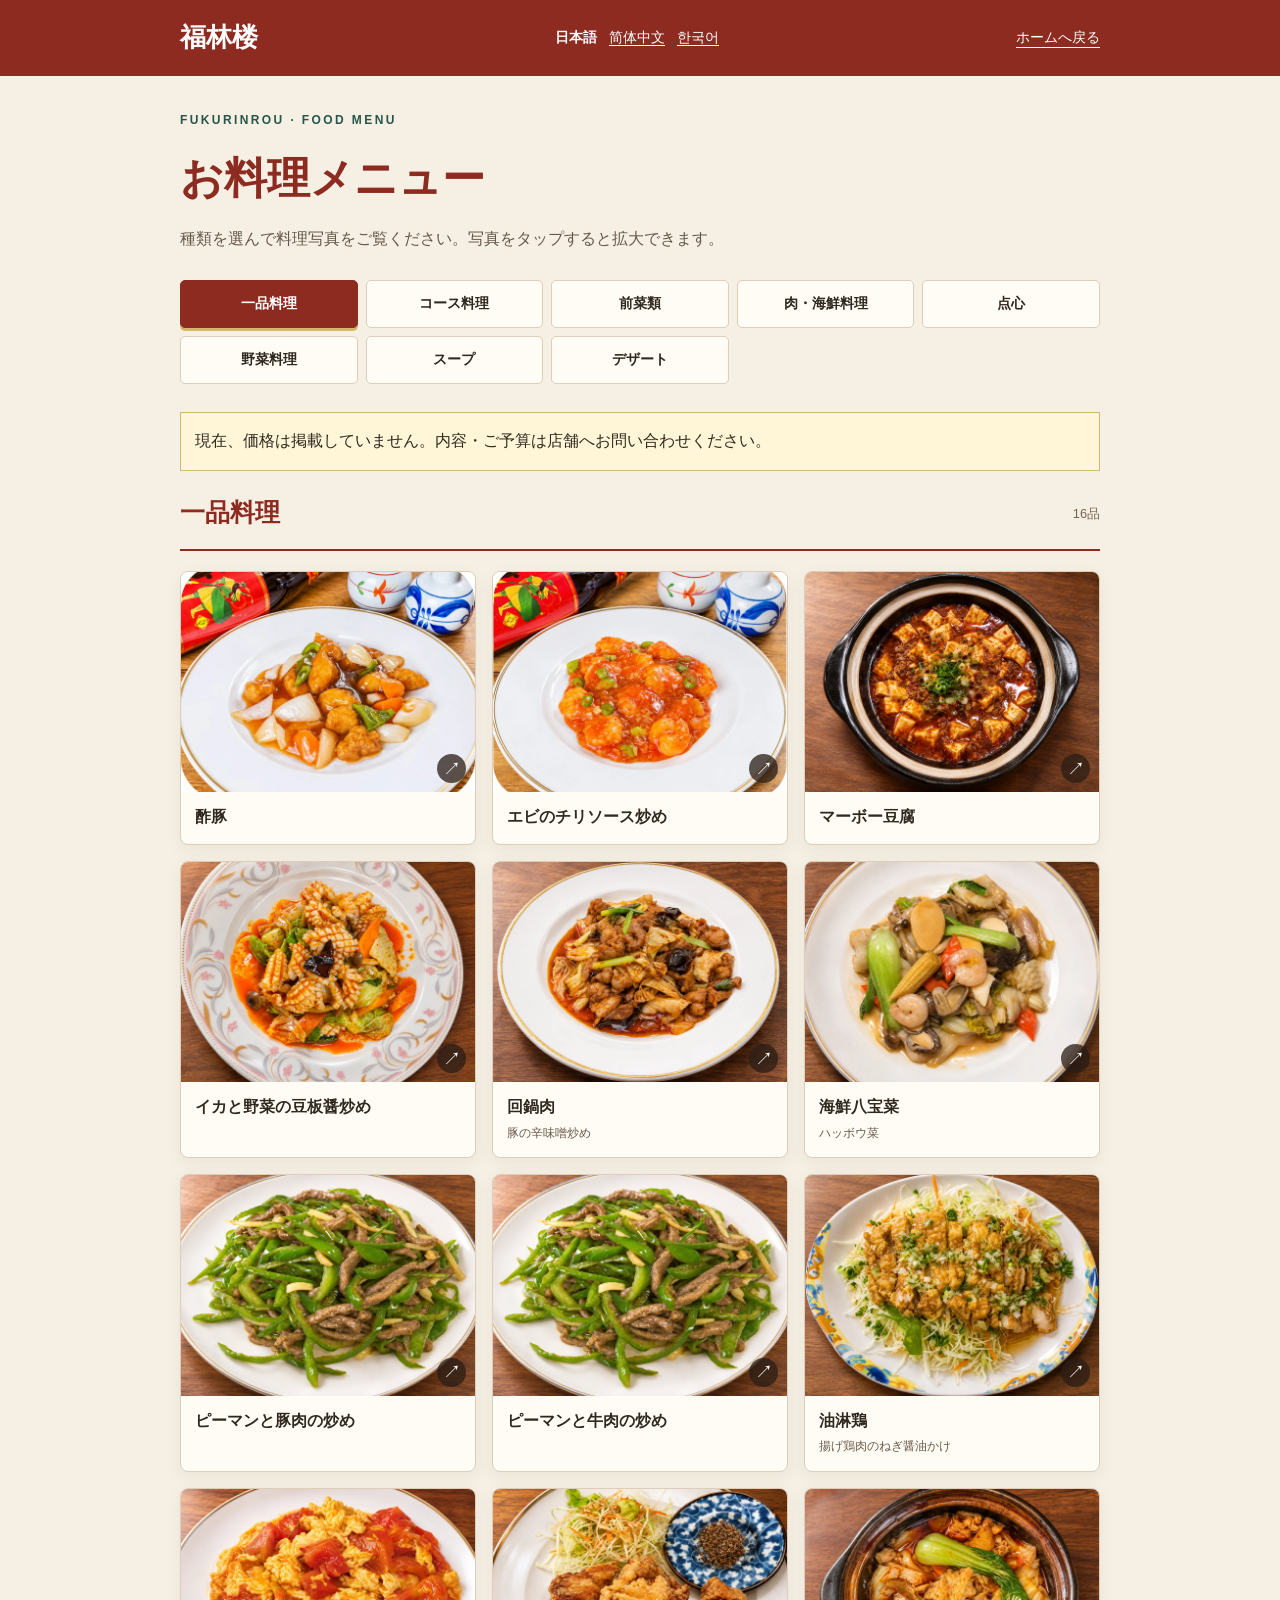
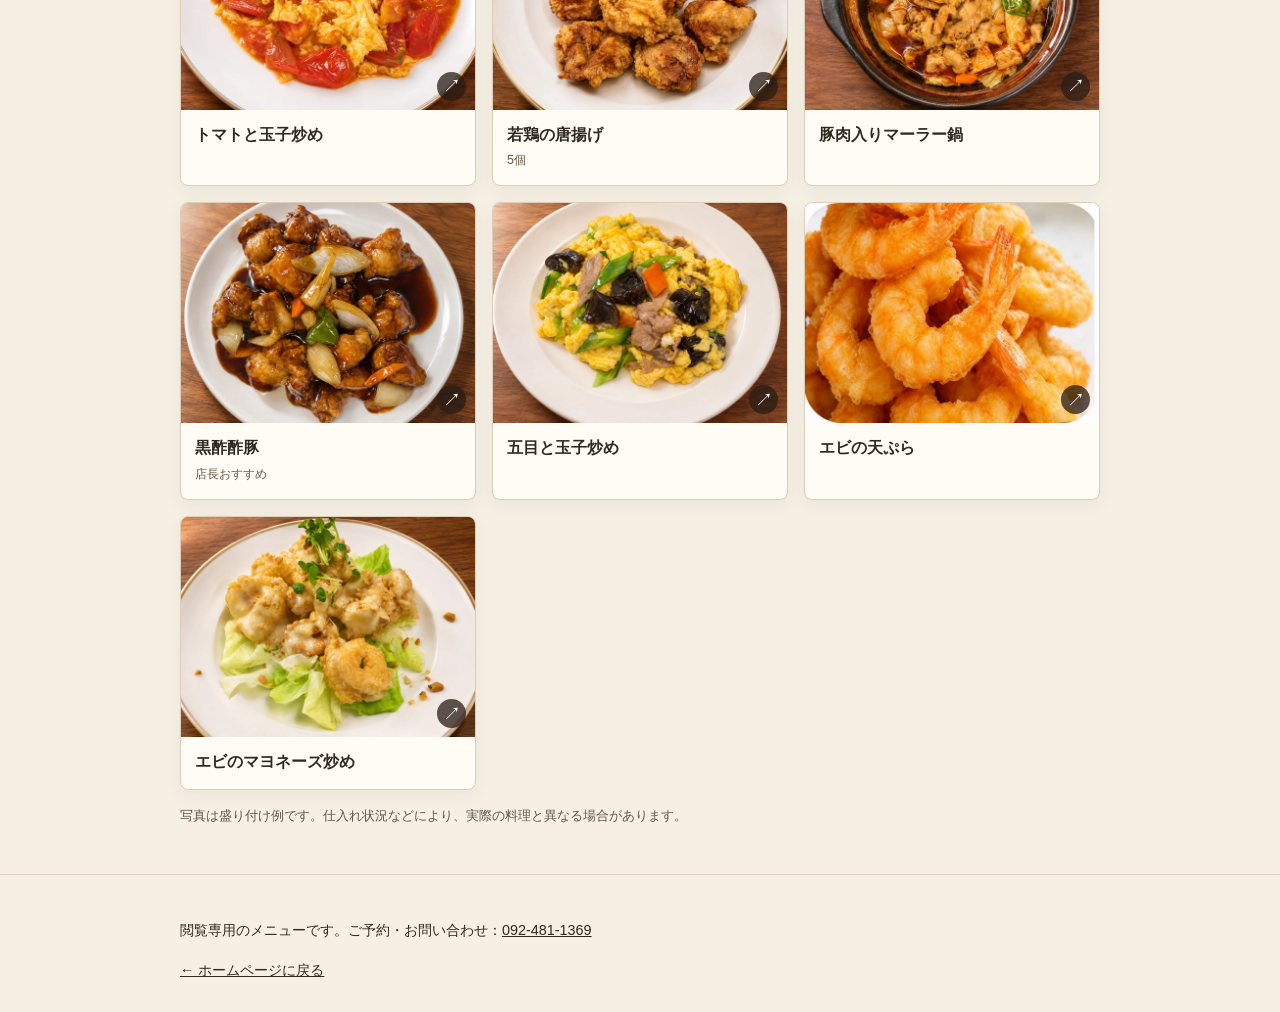
<file: menu.html>
<!doctype html>
<html lang="ja">
<head>
  <meta charset="utf-8">
  <meta name="viewport" content="width=device-width,initial-scale=1,viewport-fit=cover">
  <title>コース料理・お料理メニュー｜中国料理 福林楼</title>
  <meta name="description" content="中国料理 福林楼の料理メニュー。コース料理、一品料理、前菜、点心など、種類を選んでご覧いただけます。各コース2名様から承ります。">
  <link rel="canonical" href="https://fukurinrou.jp/menu.html">
  <meta property="og:site_name" content="福林楼">
  <link rel="icon" href="./favicon.png" type="image/png" sizes="512x512">
  <link rel="apple-touch-icon" href="./apple-touch-icon.png" sizes="180x180">
  <link rel="stylesheet" href="./menu.css?v=20261116photos">
  <link rel="stylesheet" href="./language-switch.css?v=20261126">
  <script src="./config.js?v=20261119"></script>
  <script defer src="./analytics.js?v=20261119"></script>
</head>
<body>
  <header class="menu-top"><div class="menu-wrap"><a class="menu-brand" href="./index.html">福林楼</a><div class="language-switch" role="navigation" aria-label="言語選択"><span lang="ja" aria-current="page">日本語</span>
          <a href="./zh/" hreflang="zh-Hans" lang="zh-Hans">简体中文</a>
          <a href="./ko/" hreflang="ko" lang="ko">한국어</a></div><a class="home-link" href="./index.html#menu">ホームへ戻る</a></div></header>
  <main class="menu-wrap">
    <div class="menu-intro"><div class="menu-eyebrow">FUKURINROU · FOOD MENU</div><h1>お料理メニュー</h1><p>種類を選んで料理写真をご覧ください。写真をタップすると拡大できます。</p></div>
    <nav class="menu-tabs" id="menuTabs" aria-label="料理の種類"></nav>
    <p class="hidden-note" id="hiddenNote" hidden>現在、価格は掲載していません。内容・ご予算は店舗へお問い合わせください。</p>
    <div id="menuPanel" aria-live="polite" aria-atomic="true"></div>
    <noscript>メニューを見るにはJavaScriptを有効にしてください。お電話でもご案内します：<a href="tel:0924811369">092-481-1369</a></noscript>
  </main>
  <dialog class="dish-dialog" id="dishDialog" aria-labelledby="dishDialogTitle"><div class="dish-dialog-box"><button type="button" class="dish-dialog-close" aria-label="写真を閉じる">閉じる ×</button><img id="dishDialogImage" alt=""><p id="dishDialogTitle"></p></div></dialog>
  <a class="menu-mobile-booking" href="https://reserve.fukurinrou.jp/" target="_blank" rel="noopener noreferrer">ネット予約はこちら →</a>
  <footer class="menu-bottom"><div class="menu-wrap"><p>閲覧専用のメニューです。ご予約・お問い合わせ：<a href="tel:0924811369">092-481-1369</a></p><a href="./index.html#menu">← ホームページに戻る</a></div><p data-analytics-notice hidden style="text-align:center;font-size:.8rem">当サイトはGoogle アナリティクスで閲覧数やボタンの利用状況を集計します。 <a href="https://policies.google.com/technologies/partner-sites?hl=ja">Google のデータの取り扱い</a></p>
</footer>

  <script src="./menu-data.js?v=20261116dimsum"></script>
  <script src="./menu.js?v=20261116photos"></script>
</body>
</html>
</file>
<file: menu.css>
:root{--menu-red:#8d2b20;--menu-green:#26564b;--menu-paper:#fffcf6;--menu-line:#ddcdb9}
*{box-sizing:border-box}html{scroll-behavior:smooth}body{margin:0;background:#f6f0e4;color:#302920;font-family:"Noto Sans JP",-apple-system,BlinkMacSystemFont,"Hiragino Kaku Gothic ProN",Meiryo,sans-serif;line-height:1.8}a{color:inherit}.menu-wrap{width:min(920px,calc(100% - 40px));margin:auto}.menu-top{background:var(--menu-red);color:#fff}.menu-top .menu-wrap{display:flex;align-items:center;justify-content:space-between;gap:16px;min-height:76px}.menu-brand{font-family:serif;font-size:1.65rem;font-weight:700;text-decoration:none;white-space:nowrap}.home-link{font-size:.85rem;text-underline-offset:5px}.menu-intro{padding:34px 0 26px}.menu-eyebrow{color:var(--menu-green);letter-spacing:.2em;font-size:.75rem;font-weight:700}.menu-intro h1{font-family:serif;font-size:clamp(1.9rem,6vw,2.7rem);color:var(--menu-red);margin:8px 0}.menu-intro p{margin:0;color:#65574a}.menu-tabs{display:grid;grid-template-columns:repeat(5,minmax(0,1fr));gap:8px;margin:0 0 28px}.menu-tabs a{display:flex;justify-content:center;align-items:center;text-align:center;text-decoration:none;font-weight:700;font-size:.9rem;min-height:48px;padding:9px 10px;border:1px solid var(--menu-line);background:var(--menu-paper);border-radius:5px}.menu-tabs a:hover{border-color:var(--menu-red);color:var(--menu-red)}.menu-tabs a[aria-current="page"]{background:var(--menu-red);border-color:var(--menu-red);color:white;box-shadow:0 3px 0 #d4b66d}a:focus-visible,button:focus-visible{outline:3px solid #267aab;outline-offset:4px}main{padding-bottom:48px}.menu-heading{display:flex;justify-content:space-between;align-items:center;gap:16px;border-bottom:2px solid var(--menu-red);padding:0 0 13px;margin:0 0 20px}.menu-heading h2{font-family:serif;color:var(--menu-red);font-size:1.55rem;margin:0}.menu-count{white-space:nowrap;font-size:.8rem;color:#766450}.menu-items{background:var(--menu-paper);border:1px solid var(--menu-line);padding:0 24px}.dish-row{padding:19px 0;border-bottom:1px solid var(--menu-line)}.dish-row:last-child{border-bottom:0}.dish-line{display:flex;justify-content:space-between;align-items:baseline;gap:20px}.dish-name{font-size:1.03rem;font-weight:700;margin:0;overflow-wrap:anywhere}.dish-price{white-space:nowrap;color:var(--menu-red);font-weight:700;font-size:1.1rem}.dish-desc{font-size:.9rem;color:#6a5a49;margin:5px 0 0}.menu-badge{display:inline-block;background:#f8edcf;color:#684610;border:1px solid #cba859;border-radius:4px;font-size:.75rem;padding:2px 9px;margin:0 0 8px;font-weight:700}.menu-badge.family{background:#eaf1eb;border-color:#9ab8a1;color:#285642}.course-intro{padding:13px 18px;background:#eee8d8;border-left:4px solid #b48e44;margin:0 0 20px;color:#5c3a20}.course-list{display:grid;grid-template-columns:repeat(2,minmax(0,1fr));gap:20px}.course-card{background:var(--menu-paper);border:1px solid var(--menu-line);border-top:4px solid var(--menu-red);padding:24px}.course-card h3{font-family:serif;font-size:1.5rem;color:var(--menu-red);margin:0 0 8px}.course-card.family{grid-column:1/-1;border-top-color:var(--menu-green)}.course-card.family h3{color:var(--menu-green)}.course-price{margin:0;font-weight:700;color:var(--menu-red);font-size:1.25rem}.course-people{font-size:.85rem;margin:6px 0 18px;color:#65574a}.course-dishes{padding:0;margin:0;list-style:none;counter-reset:dish}.course-dishes li{counter-increment:dish;display:flex;gap:12px;padding:10px 0;border-top:1px solid var(--menu-line);font-size:.95rem}.course-dishes li:before{content:counter(dish,decimal-leading-zero);font-size:.75rem;color:#947440;min-width:20px;padding-top:4px}.course-book{display:inline-block;padding:12px 22px;background:var(--menu-red);border-radius:4px;color:white;text-decoration:none;font-weight:700;margin-top:24px}.menu-bottom{padding:28px 0;border-top:1px solid var(--menu-line);font-size:.9rem}.hidden-note{padding:14px;background:#fff5d7;border:1px solid #d4b66d;margin-bottom:20px}.prices-hidden .dish-price,.prices-hidden .course-price{display:none}[hidden]{display:none!important}
@media(max-width:620px){.menu-wrap{width:calc(100% - 32px)}.menu-top .menu-wrap{min-height:68px}.menu-intro{padding-top:26px}.menu-tabs{grid-template-columns:repeat(3,minmax(0,1fr));gap:7px}.menu-tabs a{font-size:.8rem;padding:10px 5px;line-height:1.5}.course-list{grid-template-columns:1fr;gap:16px}.course-card.family{grid-column:auto}.course-card{padding:20px}.menu-items{padding:0 16px}.dish-name{font-size:.98rem}.dish-line{gap:12px}.dish-price{font-size:1rem}.menu-intro p{font-size:.9rem}.menu-heading h2{font-size:1.4rem}.menu-bottom a{display:inline-block;padding:8px 0}.menu-top{padding-top:env(safe-area-inset-top)}}
@media(prefers-reduced-motion:reduce){html{scroll-behavior:auto}}
@media print{.menu-top,.menu-tabs,.menu-bottom,.course-book{display:none}.menu-wrap{width:100%}body{background:white}.course-card{break-inside:avoid}.course-list{display:block}.course-card{margin-bottom:20px}}

/* スマートフォンの予約導線 */
.menu-mobile-booking{display:none}
@media(max-width:640px){
  body{padding-bottom:calc(76px + env(safe-area-inset-bottom))}
  .menu-mobile-booking{position:fixed;z-index:30;left:12px;right:12px;bottom:max(10px,env(safe-area-inset-bottom));display:flex;align-items:center;justify-content:center;min-height:52px;padding:10px 16px;border:1px solid #dfbb79;background:#72291f;color:#fff;text-decoration:none;font-weight:700;letter-spacing:.03em;box-shadow:0 8px 28px rgba(29,15,12,.28)}
}
@media print{.menu-mobile-booking{display:none}}

/* 写真で選べる料理一覧。価格非表示時も余白を残さない。 */
.menu-items.with-photos{display:grid;grid-template-columns:repeat(3,minmax(0,1fr));gap:16px;padding:0;border:0;background:transparent}
.with-photos .dish-row{min-width:0;overflow:hidden;padding:0;border:1px solid var(--menu-line);border-radius:8px;background:var(--menu-paper);box-shadow:0 5px 17px rgba(56,33,20,.06)}
.dish-photo{display:block;position:relative;width:100%;padding:0;border:0;background:#e9ddc9;cursor:zoom-in;overflow:hidden}
.dish-photo::after{content:'↗';position:absolute;right:9px;bottom:9px;display:grid;place-items:center;width:29px;height:29px;border-radius:50%;background:rgba(41,28,21,.75);color:#fff;font-size:1.1rem}
.dish-photo img{display:block;width:100%;aspect-ratio:4/3;object-fit:cover;transition:transform .25s ease}
.dish-photo:hover img{transform:scale(1.035)}
.with-photos .dish-content{padding:13px 14px 15px}
.with-photos .dish-name{font-size:.98rem;line-height:1.5}
.with-photos .dish-desc{font-size:.78rem;line-height:1.5;margin-top:5px}
.photo-note{margin:16px 0 0;color:#665748;font-size:.8rem;line-height:1.6}
.dish-dialog{position:fixed;inset:0;width:100%;height:100%;max-width:none;max-height:none;margin:0;padding:18px;border:0;background:transparent;color:#fff;overflow:auto}
.dish-dialog::backdrop{background:rgba(19,12,9,.9)}
.dish-dialog[open]{display:flex;align-items:center;justify-content:center}
.dish-dialog-box{position:relative;display:flex;flex-direction:column;align-items:center;max-width:min(100%,1000px);max-height:100%}
.dish-dialog img{display:block;max-width:100%;max-height:calc(100dvh - 115px);width:auto;height:auto;object-fit:contain}
.dish-dialog p{margin:12px 0 0;text-align:center;font-weight:700}
.dish-dialog-close{position:absolute;right:4px;top:4px;z-index:1;min-height:44px;padding:7px 13px;border:1px solid #ead3a8;border-radius:99px;background:#281b18;color:#fff;font:inherit;font-weight:700;cursor:pointer}
@media(max-width:720px){.menu-items.with-photos{grid-template-columns:repeat(2,minmax(0,1fr));gap:10px}.with-photos .dish-content{padding:10px 11px 12px}.with-photos .dish-name{font-size:.87rem}.with-photos .dish-desc{font-size:.75rem}}
@media(max-width:380px){.menu-items.with-photos{gap:8px}.with-photos .dish-name{font-size:.82rem}}
@media(prefers-reduced-motion:reduce){.dish-photo img{transition:none}}
@media print{.dish-dialog{display:none!important}.menu-items.with-photos{grid-template-columns:repeat(3,minmax(0,1fr))}}
</file>
<file: zh/guide.css>
body { font-family: system-ui, "PingFang SC", "Microsoft YaHei", sans-serif; }
.menu-intro { max-width: 42rem; }
.actions { display: flex; flex-wrap: wrap; align-items: center; gap: 12px 22px; }
.primary { background: var(--menu-red); color: white; padding: .55rem 1.1rem; border-radius: 4px; text-decoration: none; }
section { border-top: 1px solid var(--menu-line); padding-top: 20px; margin-top: 34px; }
h2 { font-family: serif; color: var(--menu-red); margin: 0 0 14px; }
.dishes { display: grid; grid-template-columns: repeat(3,minmax(0,1fr)); gap: 12px; }
figure { margin: 0; }
figure img { width: 100%; aspect-ratio: 4/3; object-fit: cover; display: block; border-radius: 4px; }
figcaption { margin-top: 5px; font-weight: 700; }
small { display: block; color: #665849; font-weight: 400; }
dl { display: grid; grid-template-columns: auto 1fr; gap: 8px 18px; }
dt { font-weight: 700; } dd { margin: 0; }
@media (max-width: 520px) { .dishes { gap: 7px; } small { font-size: .76rem; } }

html:lang(ko) body { font-family: system-ui, "Apple SD Gothic Neo", "Malgun Gothic", sans-serif; word-break: keep-all; overflow-wrap: anywhere; }

@media (max-width: 600px) {
  .dim-sum-grid { grid-template-columns: repeat(2, minmax(0, 1fr)); gap: 16px 12px; }
  .dim-sum-grid small { font-size: .875rem; }
}
</file>
<file: language-switch.css>
.language-switch {
  display: flex;
  align-items: center;
  flex-wrap: wrap;
  gap: 0 .75rem;
  font: 0.875rem/1.4 system-ui, sans-serif;
}
.language-switch > * {
  display: inline-flex;
  align-items: center;
  min-height: 2.5rem;
  white-space: nowrap;
  color: inherit;
}
.language-switch a { text-decoration: underline; text-underline-offset: .22em; }
.language-switch [aria-current] { font-weight: 700; }
.menu-top .menu-wrap { flex-wrap: wrap; gap: .25rem 1rem; padding-block: .5rem; }
</file>
